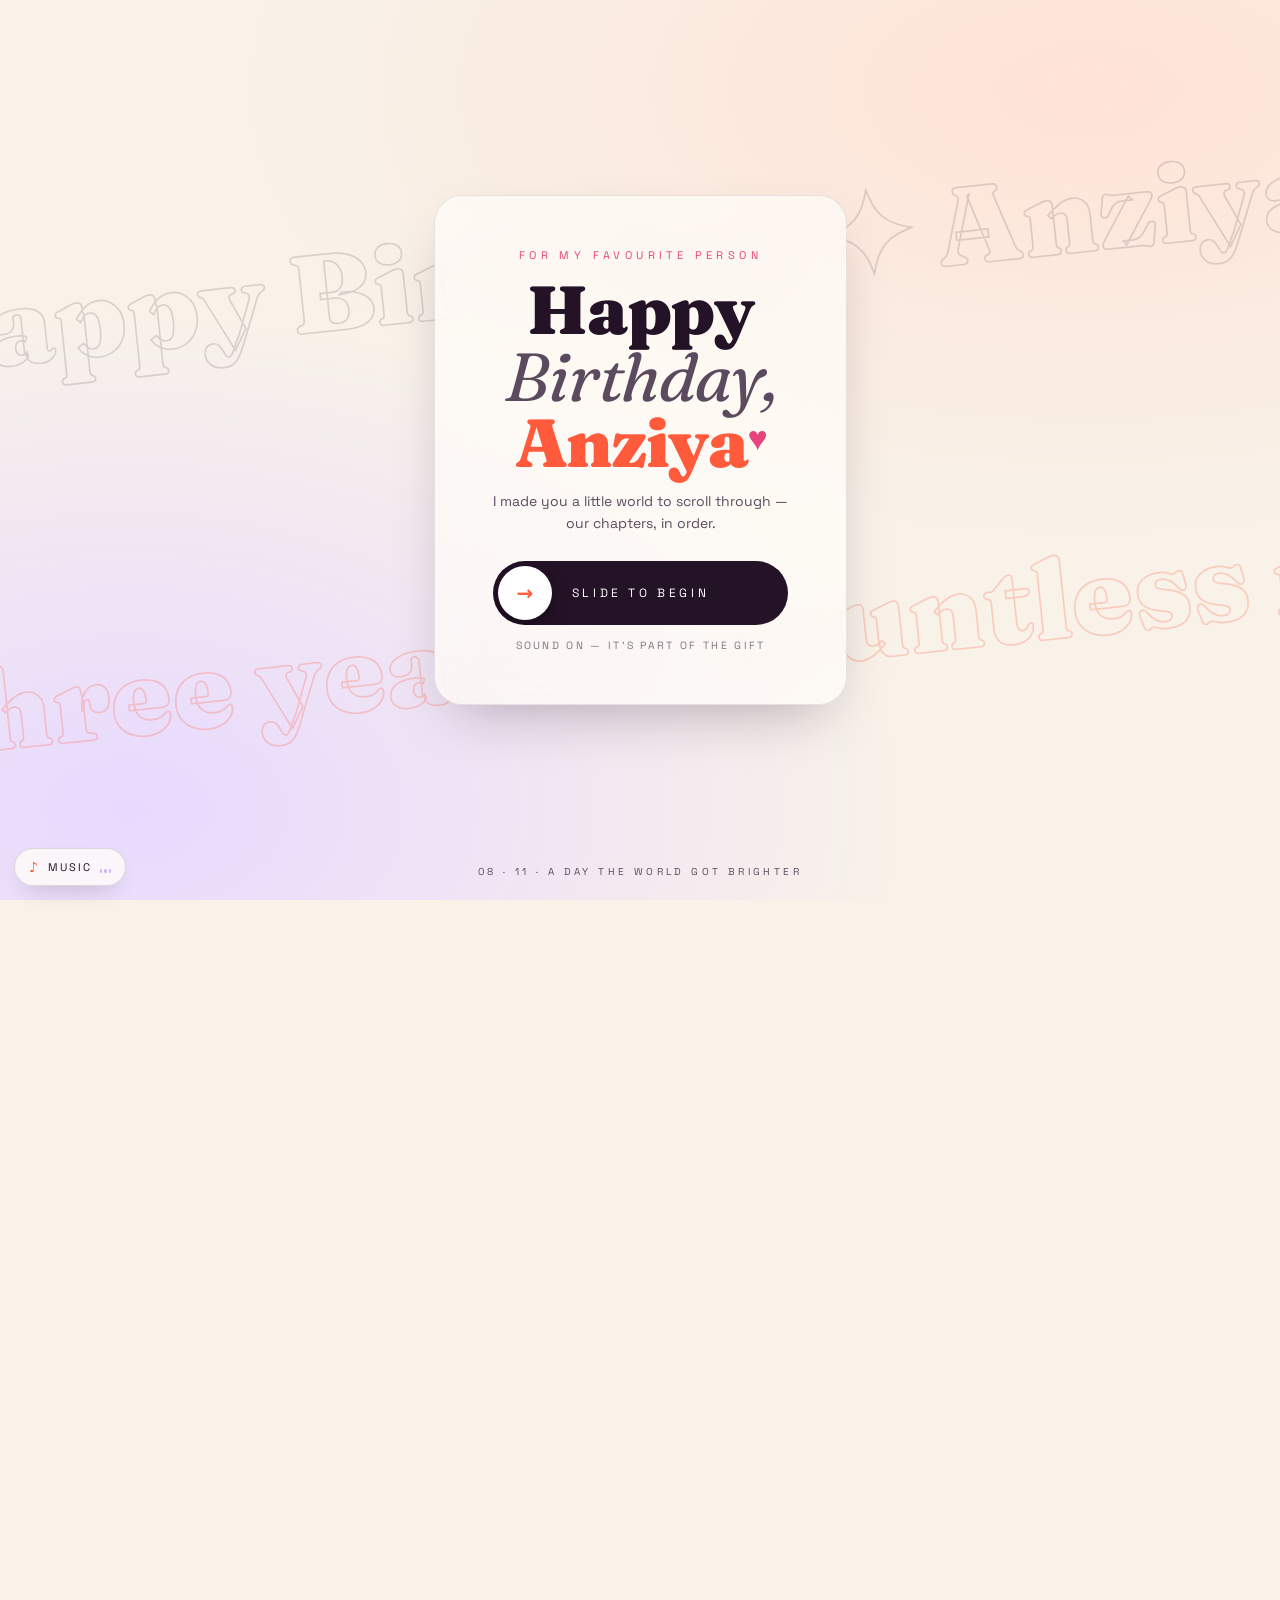
<file: index.html>
<!DOCTYPE html>
<html lang="en">
<head>
<meta charset="UTF-8">
<meta name="viewport" content="width=device-width, initial-scale=1, viewport-fit=cover">
<meta name="theme-color" content="#f8f2e9">
<title>Anziya — The Story of Us</title>
<link rel="stylesheet" href="css/fonts.css">
<link rel="stylesheet" href="css/style.css">
</head>
<body>

<!-- LOADER -->
<div id="loader" aria-hidden="true">
  <div class="ld-stack">
    <p class="ld-label">gathering our memories</p>
    <div class="ld-num"><span id="ldNum">0</span><i>%</i></div>
    <div class="ld-line"><span id="ldBar"></span></div>
  </div>
</div>

<!-- AURORA BACKGROUNDS (light chapters) -->
<div class="aurora" aria-hidden="true">
  <div class="blob b1"></div>
  <div class="blob b2"></div>
  <div class="blob b3"></div>
</div>

<!-- TOP SCROLL LINE -->
<div id="topline"><span></span></div>

<!-- SOUND PILL -->
<button id="musicBtn" class="sound-pill" aria-label="Toggle music" aria-pressed="false">
  <span class="sp-icon">♪</span>
  <span class="sp-txt">music</span>
  <span class="sp-eq"><i></i><i></i><i></i></span>
</button>

<!-- ===== GATE — SLIDE TO BEGIN ===== -->
<section id="gate" class="gate">
  <div class="gate-ticker" aria-hidden="true">
    <div class="tick-row">
      <span>Happy Birthday ✦ Anziya ✦ Nov 8 ✦ Our Story ✦ </span>
      <span>Happy Birthday ✦ Anziya ✦ Nov 8 ✦ Our Story ✦ </span>
    </div>
    <div class="tick-row rev">
      <span>three years ✦ countless memories ✦ still us ✦ </span>
      <span>three years ✦ countless memories ✦ still us ✦ </span>
    </div>
  </div>

  <div class="gate-card">
    <p class="gate-eyebrow">for my favourite person</p>
    <h1 class="gate-title">
      <span class="gt-l1">Happy</span>
      <span class="gt-l2">Birthday,</span>
      <span class="gt-l3">Anziya<i class="heart">♥</i></span>
    </h1>
    <p class="gate-sub">I made you a little world to scroll through —<br>our chapters, in order.</p>

    <div id="slider" class="slider" role="slider" tabindex="0" aria-label="Slide to begin" aria-valuemin="0" aria-valuemax="100" aria-valuenow="0">
      <div class="sl-fill" id="slFill"></div>
      <span class="sl-hint" id="slHint">slide to begin</span>
      <div class="sl-knob" id="slKnob"><span>→</span></div>
    </div>
    <p class="gate-note">sound on — it's part of the gift</p>
  </div>

  <p class="gate-foot">08 · 11 · a day the world got brighter</p>
  <div id="iris"></div>
</section>

<!-- ===== STORY (unlocks after slide) ===== -->
<main id="story">

  <!-- HERO -->
  <section id="hero" class="sec sec--hero">
    <div class="hero-badge"><span class="dot"></span>chapter zero · today</div>
    <h2 class="hero-name" aria-label="Anziya">
      <span class="ln" data-word="ANZIYA"></span>
    </h2>
    <p class="hero-tag">Almost three years of us — <em>and still my favourite story.</em></p>

    <figure class="polaroid p-left" data-float="1">
      <img src="assets/photos/photo05.jpg" alt="The mirror photo">
      <figcaption>the first meet ♥</figcaption>
    </figure>
    <figure class="polaroid p-right" data-float="-1">
      <img src="assets/photos/photo04.jpg" alt="Us being goofy">
      <figcaption>good chaos</figcaption>
    </figure>

    <div class="scroll-cue" aria-hidden="true">
      <span>scroll</span>
      <div class="cue-track"><i></i></div>
    </div>
  </section>

  <!-- DIAGONAL MARQUEE -->
  <div class="strip-marquee" aria-hidden="true">
    <div class="sm-row">
      <span>one meet ✦ one beginning ✦ one beautiful story ✦ one meet ✦ one beginning ✦ one beautiful story ✦</span>
      <span>one meet ✦ one beginning ✦ one beautiful story ✦ one meet ✦ one beginning ✦ one beautiful story ✦</span>
    </div>
  </div>

  <!-- CHAPTER 01 — THE FIRST MEET (pinned scrollytelling, THE mirror photo) -->
  <section id="firstMeet" class="sec sec--meet">
    <div class="meet-sticky">
      <div class="meet-media">
        <img src="assets/photos/photo05.jpg" alt="The mirror photo — where it all began">
        <div class="meet-frame"></div>
        <span class="meet-chip">the photo that started everything</span>
      </div>
      <div class="meet-copy">
        <p class="chap-tag">chapter 01 — the first meet</p>
        <div class="meet-lines">
          <p class="ml">It started with <em>one simple moment</em> —</p>
          <p class="ml">a mirror, a broken hand, and <em>you.</em></p>
          <p class="ml">Little did I know I was meeting <em>my favourite person.</em></p>
          <p class="ml">One meeting. One beginning.<br><em>One beautiful story.</em></p>
        </div>
      </div>
    </div>
  </section>

  <!-- CHAPTER 02 — MEMORIES (swipe strip, 3D tilt cards) -->
  <section id="memories" class="sec sec--memories">
    <header class="sec-head">
      <p class="chap-tag">chapter 02 — the scrapbook</p>
      <h2 class="sec-title"><em>Every chapter</em> with you<br>has been my favourite</h2>
      <p class="drag-hint">drag the cards <span>→</span></p>
    </header>
    <div class="strip" id="strip">
      <!-- cards injected by JS -->
    </div>
    <div class="strip-progress"><span id="stripBar"></span></div>
  </section>

  <!-- CHAPTER 03 — MOVING MEMORIES (dark stage) -->
  <section id="reel" class="sec sec--reel">
    <div class="reel-ticker" aria-hidden="true">
      <div class="rt-row"><span>moments that move ✦ moments that move ✦ moments that move ✦ </span><span>moments that move ✦ moments that move ✦ moments that move ✦ </span></div>
    </div>
    <header class="sec-head dark">
      <p class="chap-tag">chapter 03 — moving memories</p>
      <h2 class="sec-title">Some moments<br><em>refuse to sit still</em></h2>
    </header>

    <div class="player" id="player">
      <video id="bigVideo" src="assets/videos/memory01.mp4" muted loop playsinline poster="assets/photos/photo01.jpg"></video>
      <button class="play-btn" id="playBtn" aria-label="Play or pause"><span class="pb-icon">▶</span></button>
      <div class="pl-progress"><span id="plBar"></span></div>
      <span class="pl-label">tap to pause · tap to play</span>
    </div>

    <div class="reels" id="reels">
      <button class="reel" data-t="0"><img src="assets/photos/photo06.jpg" alt=""><span>01 · mall days</span></button>
      <button class="reel" data-t="4"><img src="assets/photos/photo07.jpg" alt=""><span>02 · mirror laughs</span></button>
      <button class="reel" data-t="8"><img src="assets/photos/photo09.jpg" alt=""><span>03 · same vibes</span></button>
    </div>
  </section>

  <!-- CHAPTER 04 — TIMELINE (horizontal, scroll-driven) -->
  <section id="timeline" class="sec sec--timeline">
    <div class="tl-pin">
      <header class="sec-head tl-head">
        <p class="chap-tag">chapter 04 — how we became us</p>
        <h2 class="sec-title">Our little <em>timeline</em></h2>
      </header>
      <div class="tl-viewport">
        <div class="tl-track" id="tlTrack">
          <div class="tl-line"><i id="tlFill"></i></div>
          <!-- milestones injected by JS -->
        </div>
      </div>
      <p class="tl-swipe-note">keep scrolling <span>→</span></p>
    </div>
  </section>

  <!-- CHAPTER 05 — THE LETTER (word-by-word fill) -->
  <section id="letter" class="sec sec--letter">
    <p class="chap-tag center">chapter 05 — the letter</p>
    <div class="letter-body" id="letterBody">
      <p>Almost three years ago, our story began — since then you've given me memories I'll never forget, moments I'll always treasure, and a love I never want to lose.</p>
      <p>Through every high and every low we found our way back to each other; we've changed, we've grown, but we're still <em>us.</em></p>
      <p>If I could go back, I would choose you all over again — <em>every single time.</em></p>
      <p class="letter-sign">Happy birthday, my love.</p>
    </div>
  </section>

  <!-- FINALE — MAKE A WISH -->
  <section id="finale" class="sec sec--finale">
    <canvas id="fwCanvas" aria-hidden="true"></canvas>

    <div class="fin-stage" id="finStage">
      <button id="wishBtn" class="wish-btn">
        <span class="wish-ring"></span>
        <span class="wish-ring r2"></span>
        <span class="wish-label">make a wish<br><i>✦</i></span>
      </button>
      <p class="fin-pre">one last thing is waiting for you…</p>
    </div>

    <div class="fin-reveal" id="finReveal" aria-hidden="true">
      <figure class="fin-photo">
        <img src="assets/photos/photo10.jpg" alt="Us">
      </figure>
      <div class="fin-credits">
        <p>Some moments pass, but they never really leave us.</p>
        <p>Almost three years down — <em>and I still want a lifetime to go.</em></p>
        <p>I don't know what the future holds, but I know who I want in it.</p>
        <h3 class="fin-bday">Happy Birthday,<br>Anziya <i>♥</i></h3>
        <p class="fin-date">nov 8 · three years in · forever to go</p>
        <button id="replayBtn" class="btn-again">run it back ↺</button>
      </div>
    </div>
  </section>

  <footer class="foot">
    <span>made for Anziya · nov 8</span>
    <span class="foot-h">with all my heart ♥</span>
  </footer>
</main>

<!-- LIBS (vendored) -->
<script src="js/vendor/gsap.min.js"></script>
<script src="js/vendor/ScrollTrigger.min.js"></script>
<script src="js/vendor/lenis.min.js"></script>

<script src="js/config.js"></script>
<script src="js/fx.js"></script>
<script src="js/script.js"></script>
</body>
</html>
</file>
<file: css/fonts.css>
/* Local fonts — Fraunces + Space Grotesk, zero external requests */
@font-face{
  font-family:'Fraunces';font-style:normal;font-weight:400;font-display:swap;
  src:url('fonts/fraunces-latin-400-normal.woff2') format('woff2');
}
@font-face{
  font-family:'Fraunces';font-style:normal;font-weight:600;font-display:swap;
  src:url('fonts/fraunces-latin-600-normal.woff2') format('woff2');
}
@font-face{
  font-family:'Fraunces';font-style:normal;font-weight:900;font-display:swap;
  src:url('fonts/fraunces-latin-900-normal.woff2') format('woff2');
}
@font-face{
  font-family:'Fraunces';font-style:italic;font-weight:400;font-display:swap;
  src:url('fonts/fraunces-latin-400-italic.woff2') format('woff2');
}
@font-face{
  font-family:'Fraunces';font-style:italic;font-weight:600;font-display:swap;
  src:url('fonts/fraunces-latin-600-italic.woff2') format('woff2');
}
@font-face{
  font-family:'Space Grotesk';font-style:normal;font-weight:400;font-display:swap;
  src:url('fonts/space-grotesk-latin-400-normal.woff2') format('woff2');
}
@font-face{
  font-family:'Space Grotesk';font-style:normal;font-weight:500;font-display:swap;
  src:url('fonts/space-grotesk-latin-500-normal.woff2') format('woff2');
}
@font-face{
  font-family:'Space Grotesk';font-style:normal;font-weight:700;font-display:swap;
  src:url('fonts/space-grotesk-latin-700-normal.woff2') format('woff2');
}
</file>
<file: css/style.css>
/* ============================================================
   ANZIYA — THE STORY OF US
   Editorial light theme · aurora mesh · coral + plum + violet
   Fraunces (display) + Space Grotesk (UI)
   ============================================================ */
:root{
  --paper:#f8f2e9;
  --paper-2:#fffdf8;
  --ink:#241226;
  --ink-soft:#5c4a5e;
  --coral:#ff5a3c;
  --rose:#e6447c;
  --violet:#7c3aed;
  --peach:#ffb48a;
  --blush:#ffd9de;
  --stage:#180b1f;
  --stage-2:#241230;
  --line:rgba(36,18,38,.14);
  --shadow:0 24px 60px -24px rgba(36,18,38,.35);
  --r:22px;
}
*{margin:0;padding:0;box-sizing:border-box}
html{-webkit-text-size-adjust:100%}
body{
  background:var(--paper);
  color:var(--ink);
  font-family:'Space Grotesk',system-ui,sans-serif;
  overflow-x:hidden;
  -webkit-font-smoothing:antialiased;
}
body.locked{overflow:hidden;height:100dvh}
img{max-width:100%;display:block}
button{font-family:inherit;cursor:pointer;border:none;background:none;color:inherit}
::selection{background:var(--coral);color:#fff}
::-webkit-scrollbar{width:6px;height:6px}
::-webkit-scrollbar-thumb{background:var(--coral);border-radius:999px}

/* ---------------- LOADER ---------------- */
#loader{
  position:fixed;inset:0;z-index:900;
  background:var(--paper);
  display:grid;place-items:center;
  transition:opacity .7s ease, visibility .7s;
}
#loader.out{opacity:0;visibility:hidden;pointer-events:none}
.ld-stack{text-align:center}
.ld-label{
  font-size:11px;letter-spacing:.34em;text-transform:uppercase;color:var(--ink-soft);
}
.ld-num{
  font-family:'Fraunces',serif;font-weight:900;
  font-size:clamp(72px,18vw,150px);line-height:1;color:var(--ink);
  font-variation-settings:'SOFT' 60,'WONK' 1;
  margin:6px 0 14px;
}
.ld-num i{font-style:normal;font-size:.35em;color:var(--coral);vertical-align:super}
.ld-line{width:min(300px,70vw);height:2px;background:rgba(36,18,38,.1);margin:0 auto;overflow:hidden;border-radius:9px}
.ld-line span{display:block;height:100%;width:0%;background:linear-gradient(90deg,var(--coral),var(--violet))}

/* ---------------- AURORA MESH ---------------- */
.aurora{position:fixed;inset:0;z-index:0;pointer-events:none;overflow:hidden}
.blob{position:absolute;border-radius:50%;filter:blur(70px);opacity:.55;mix-blend-mode:multiply;will-change:transform}
.b1{width:56vw;height:56vw;background:radial-gradient(circle at 30% 30%,var(--blush),transparent 70%);top:-14vw;right:-10vw;animation:drift1 17s ease-in-out infinite alternate}
.b2{width:50vw;height:50vw;background:radial-gradient(circle,#e5d4ff,transparent 70%);bottom:-12vw;left:-12vw;animation:drift2 21s ease-in-out infinite alternate}
.b3{width:38vw;height:38vw;background:radial-gradient(circle,#ffd9c2,transparent 70%);top:40%;left:44%;opacity:.4;animation:drift3 15s ease-in-out infinite alternate}
@keyframes drift1{to{transform:translate(-8vw,6vh) scale(1.12)}}
@keyframes drift2{to{transform:translate(7vw,-5vh) scale(1.18)}}
@keyframes drift3{to{transform:translate(-5vw,8vh) scale(.9)}}

/* top progress */
#topline{position:fixed;top:0;left:0;right:0;height:3px;z-index:800;background:transparent}
#topline span{display:block;height:100%;width:0%;background:linear-gradient(90deg,var(--coral),var(--rose),var(--violet))}

/* ---------------- SOUND PILL ---------------- */
.sound-pill{
  position:fixed;left:14px;bottom:14px;z-index:820;
  display:flex;align-items:center;gap:8px;
  padding:9px 14px;border-radius:999px;
  background:rgba(255,253,248,.8);backdrop-filter:blur(14px);-webkit-backdrop-filter:blur(14px);
  border:1px solid var(--line);
  box-shadow:0 10px 24px -12px rgba(36,18,38,.3);
  font-size:11px;letter-spacing:.18em;text-transform:uppercase;color:var(--ink);
  transition:transform .2s;
}
.sound-pill:hover{transform:translateY(-2px)}
.sp-icon{color:var(--coral);font-size:14px}
.sp-eq{display:flex;gap:2px;align-items:flex-end;height:11px}
.sp-eq i{width:2.5px;height:4px;border-radius:3px;background:var(--violet);transition:height .3s}
.sound-pill.on .sp-eq i{animation:eq .9s ease-in-out infinite}
.sound-pill.on .sp-eq i:nth-child(2){animation-delay:.15s}
.sound-pill.on .sp-eq i:nth-child(3){animation-delay:.3s}
.sound-pill:not(.on) .sp-eq{opacity:.35}
@keyframes eq{0%,100%{height:4px}50%{height:11px}}

/* ---------------- GATE ---------------- */
.gate{
  position:fixed;inset:0;z-index:600;
  display:grid;place-items:center;
  background:
    radial-gradient(120% 90% at 85% 10%, #ffe3d6 0%, transparent 55%),
    radial-gradient(110% 100% at 10% 90%, #e8d9ff 0%, transparent 55%),
    var(--paper);
  overflow:hidden;
  transition:opacity .5s ease .35s, visibility .5s ease .35s;
}
.gate.gone{opacity:0;visibility:hidden;pointer-events:none}
.gate-ticker{position:absolute;inset:0;display:flex;flex-direction:column;justify-content:space-evenly;transform:rotate(-6deg) scale(1.15);pointer-events:none;opacity:.9}
.tick-row{display:flex;white-space:nowrap;font-family:'Fraunces',serif;font-weight:900;font-size:clamp(46px,9vw,96px);line-height:1;color:transparent;-webkit-text-stroke:1.5px rgba(36,18,38,.16)}
.tick-row span{padding-right:.5em;animation:tick 26s linear infinite}
.tick-row.rev span{animation:tick 32s linear infinite reverse;-webkit-text-stroke-color:rgba(255,90,60,.28)}
@keyframes tick{to{transform:translateX(-100%)}}

.gate-card{
  position:relative;z-index:3;text-align:center;
  background:rgba(255,253,248,.72);
  backdrop-filter:blur(18px);-webkit-backdrop-filter:blur(18px);
  border:1px solid rgba(36,18,38,.1);
  border-radius:28px;
  padding:clamp(28px,6vw,52px) clamp(22px,6vw,58px);
  box-shadow:var(--shadow);
  max-width:min(560px,92vw);
}
.gate-eyebrow{font-size:11px;letter-spacing:.4em;text-transform:uppercase;color:var(--rose);margin-bottom:14px}
.gate-title{font-family:'Fraunces',serif;font-weight:900;font-size:clamp(40px,9.5vw,68px);line-height:.98;letter-spacing:-.02em}
.gate-title span{display:block}
.gt-l2{font-weight:400;font-style:italic;color:var(--ink-soft)}
.gt-l3{color:var(--coral)}
.heart{display:inline-block;font-style:normal;font-size:.5em;vertical-align:.5em;color:var(--rose);animation:beat 1.3s ease-in-out infinite;transform-origin:center}
@keyframes beat{0%,100%{transform:scale(1)}12%{transform:scale(1.25)}24%{transform:scale(1)}36%{transform:scale(1.18)}}
.gate-sub{margin-top:14px;font-size:14px;line-height:1.6;color:var(--ink-soft)}

/* slider */
.slider{
  position:relative;margin:26px auto 0;height:64px;width:100%;
  background:var(--ink);
  border-radius:999px;overflow:hidden;
  touch-action:none;user-select:none;-webkit-user-select:none;
  cursor:grab;
}
.slider:active{cursor:grabbing}
.sl-fill{position:absolute;inset:0;width:0%;background:linear-gradient(90deg,var(--coral),var(--rose));opacity:.95}
.sl-hint{
  position:absolute;inset:0;display:grid;place-items:center;
  color:#fff;font-size:12px;letter-spacing:.3em;text-transform:uppercase;
  pointer-events:none;transition:opacity .2s;
}
.sl-knob{
  position:absolute;top:5px;left:5px;width:54px;height:54px;border-radius:50%;
  background:#fff;display:grid;place-items:center;
  box-shadow:0 6px 18px rgba(0,0,0,.35);
  color:var(--coral);font-size:20px;font-weight:700;
  will-change:transform;
}
.slider.done .sl-knob span{transform:rotate(0)}
.gate-note{margin-top:14px;font-size:10.5px;letter-spacing:.22em;text-transform:uppercase;color:var(--ink-soft);opacity:.75}
.gate-foot{
  position:absolute;bottom:22px;left:0;right:0;text-align:center;
  font-size:10px;letter-spacing:.34em;text-transform:uppercase;color:var(--ink-soft);z-index:3;
}
/* iris wipe */
#iris{
  position:absolute;inset:0;background:var(--paper);z-index:5;
  clip-path:circle(0% at 50% 50%);
  pointer-events:none;
}
#iris.cover{clip-path:circle(150% at 50% 50%);transition:none}

/* ---------------- STORY SHELL ---------------- */
#story{position:relative;z-index:2;opacity:0;pointer-events:none;transform:translateY(14px);transition:opacity .7s ease,transform .7s ease}
#story.unlocked{opacity:1;pointer-events:auto;transform:none}
.sec{position:relative;padding:clamp(64px,10vw,110px) clamp(18px,5vw,48px)}
.chap-tag{
  font-size:11px;letter-spacing:.34em;text-transform:uppercase;color:var(--rose);
  display:flex;align-items:center;gap:10px;
}
.chap-tag::before{content:"";width:26px;height:2px;background:var(--coral);border-radius:2px}
.chap-tag.center{justify-content:center}
.sec-head{max-width:860px;margin:0 auto}
.sec-title{
  font-family:'Fraunces',serif;font-weight:900;
  font-size:clamp(34px,7vw,58px);line-height:1.02;letter-spacing:-.02em;
  margin-top:14px;
}
.sec-title em{font-style:italic;font-weight:400;color:var(--coral)}

/* ---------------- HERO ---------------- */
.sec--hero{
  min-height:92svh;display:flex;flex-direction:column;align-items:center;justify-content:center;
  text-align:center;overflow:hidden;
}
.hero-badge{
  display:inline-flex;align-items:center;gap:8px;
  font-size:11px;letter-spacing:.3em;text-transform:uppercase;color:var(--ink-soft);
  background:rgba(255,253,248,.7);border:1px solid var(--line);
  padding:8px 16px;border-radius:999px;backdrop-filter:blur(10px);
}
.hero-badge .dot{width:7px;height:7px;border-radius:50%;background:var(--coral);animation:pulse 1.6s ease infinite}
@keyframes pulse{50%{transform:scale(1.5);opacity:.6}}
.hero-name{
  margin:22px 0 0;
  font-family:'Fraunces',serif;font-weight:900;
  font-size:clamp(64px,17vw,190px);
  line-height:.9;letter-spacing:-.03em;
  display:flex;justify-content:center;
  perspective:700px;
}
.hero-name .ch{
  display:inline-block;transform-style:preserve-3d;
  background:linear-gradient(175deg,var(--ink) 55%,var(--coral) 130%);
  -webkit-background-clip:text;background-clip:text;color:transparent;
  will-change:transform;
}
.hero-name .ln{display:flex;overflow:hidden;padding:.06em .02em;perspective:700px}
.hero-tag{
  margin-top:18px;font-size:clamp(15px,2.6vw,19px);color:var(--ink-soft);
}
.hero-tag em{font-family:'Fraunces',serif;font-style:italic;color:var(--ink)}

/* floating polaroids */
.polaroid{
  position:absolute;background:var(--paper-2);
  padding:10px 10px 34px;border-radius:6px;
  box-shadow:var(--shadow);border:1px solid rgba(36,18,38,.08);
  width:clamp(120px,17vw,190px);
  z-index:1;
}
.polaroid img{border-radius:3px;aspect-ratio:3/4;object-fit:cover}
.polaroid figcaption{
  position:absolute;bottom:9px;left:0;right:0;text-align:center;
  font-family:'Fraunces',serif;font-style:italic;font-size:13px;color:var(--ink-soft);
}
.p-left{left:clamp(6px,6vw,90px);top:18%;transform:rotate(-7deg)}
.p-right{right:clamp(6px,6vw,90px);bottom:15%;transform:rotate(6deg)}
@media(max-width:760px){.polaroid{opacity:.5;width:110px}.p-left{top:6%}.p-right{bottom:7%}}

.scroll-cue{margin-top:44px;display:flex;flex-direction:column;align-items:center;gap:10px;font-size:10px;letter-spacing:.34em;text-transform:uppercase;color:var(--ink-soft)}
.cue-track{width:1.5px;height:52px;background:rgba(36,18,38,.15);position:relative;overflow:hidden;border-radius:3px}
.cue-track i{position:absolute;top:-40%;left:0;width:100%;height:40%;background:var(--coral);animation:cue 1.5s ease-in-out infinite}
@keyframes cue{to{top:110%}}

/* diagonal marquee band */
.strip-marquee{
  background:var(--ink);color:var(--paper);
  transform:rotate(-2deg) scale(1.04);
  padding:14px 0;overflow:hidden;white-space:nowrap;
  margin:10px -6vw;position:relative;z-index:3;
}
.sm-row{display:flex}
.sm-row span{
  font-family:'Fraunces',serif;font-style:italic;font-size:clamp(16px,2.6vw,22px);
  padding-right:.6em;animation:tick 30s linear infinite;
}

/* ---------------- FIRST MEET (pinned) ---------------- */
.sec--meet{
  padding-top:0;padding-bottom:0;
  background:linear-gradient(180deg,var(--paper) 0%,#ffe9df 45%,#f3e8ff 100%);
  height:320vh; /* scroll runway for the sticky scene */
}
.meet-sticky{
  position:sticky;top:0;height:100vh;height:100svh;
  display:grid;align-items:center;gap:clamp(24px,4vw,56px);
  grid-template-columns:1fr;max-width:1100px;margin:0 auto;padding:clamp(30px,6svh,52px) 0;
}
@media(min-width:880px){.meet-sticky{grid-template-columns:1.05fr .95fr}}
.meet-media{
  position:relative;border-radius:var(--r);overflow:hidden;
  box-shadow:var(--shadow);will-change:transform,filter;
}
.meet-media img{width:100%;aspect-ratio:4/5;object-fit:cover;object-position:center 30%}
.meet-frame{position:absolute;inset:12px;border:1.5px solid rgba(255,255,255,.75);border-radius:14px;pointer-events:none}
.meet-chip{
  position:absolute;left:14px;bottom:14px;
  background:var(--paper-2);border-radius:999px;padding:8px 14px;
  font-size:10.5px;letter-spacing:.16em;text-transform:uppercase;color:var(--ink);
  box-shadow:0 8px 20px -8px rgba(0,0,0,.4);
}
.meet-chip::before{content:"♥ ";color:var(--rose)}
.meet-copy .chap-tag{margin-bottom:18px}
.meet-lines{display:flex;flex-direction:column;gap:clamp(16px,3vh,26px)}
.ml{
  font-family:'Fraunces',serif;font-weight:400;
  font-size:clamp(21px,3.6vw,31px);line-height:1.3;color:var(--ink);
  opacity:.14;transform:translateY(8px);
}
.ml em{font-style:italic;color:var(--coral)}

/* meet scene responsive overrides — MUST stay after the base rules above */
@media(min-width:880px){
  /* never let the photo exceed the viewport on short laptops */
  .meet-media{max-height:76vh;max-height:76svh}
  .meet-media img{max-height:76vh;max-height:76svh}
}
@media(max-width:879px){
  .meet-sticky{grid-template-rows:auto 1fr;gap:18px;padding:20px 0 28px;align-content:center}
  .meet-media{max-height:42vh;max-height:42svh;justify-self:center;width:100%;max-width:430px}
  .meet-media img{aspect-ratio:16/11;max-height:42vh;max-height:42svh}
  .ml{font-size:clamp(18px,4.8vw,24px)}
  .meet-lines{gap:12px}
}
/* short phones (SE-class) — keep the whole scene inside the viewport */
@media(max-width:879px) and (max-height:730px){
  .meet-sticky{gap:13px;padding:14px 0 20px}
  .meet-media{max-height:34vh;max-height:34svh}
  .meet-media img{max-height:34vh;max-height:34svh}
  .ml{font-size:clamp(15.5px,4.3vw,18px)}
  .meet-lines{gap:8px}
  .meet-copy .chap-tag{margin-bottom:10px}
  .meet-chip{padding:6px 11px;font-size:9.5px;bottom:10px;left:10px}
}

/* ---------------- MEMORIES STRIP ---------------- */
.sec--memories{background:var(--paper);overflow:hidden}
.sec--memories .sec-head{position:relative}
.drag-hint{
  margin-top:12px;font-size:11px;letter-spacing:.26em;text-transform:uppercase;color:var(--ink-soft);
  display:flex;align-items:center;gap:8px;
}
.drag-hint span{animation:slideRight 1.3s ease infinite;display:inline-block;color:var(--coral);font-size:16px}
@keyframes slideRight{50%{transform:translateX(8px)}}
.strip{
  margin-top:38px;
  /* full-bleed so cards line up exactly with the section heading */
  margin-inline:calc(-1 * clamp(18px,5vw,48px));
  display:flex;gap:clamp(16px,3vw,28px);
  overflow-x:auto;overflow-y:visible;
  scroll-snap-type:x mandatory;
  padding:34px max(calc((100vw - 860px)/2), clamp(18px,5vw,48px)) 44px;
  scrollbar-width:none;cursor:grab;
  perspective:1400px;
}
.strip::-webkit-scrollbar{display:none}
.strip.dragging{cursor:grabbing;scroll-snap-type:none}
.mcard{
  flex:0 0 min(320px,78vw);
  scroll-snap-align:center;
  background:var(--paper-2);
  border:1px solid rgba(36,18,38,.09);
  border-radius:var(--r);
  padding:14px 14px 20px;
  box-shadow:0 20px 44px -22px rgba(36,18,38,.4);
  transform-style:preserve-3d;
  transition:box-shadow .3s;
  position:relative;
  will-change:transform;
}
.mcard:hover{box-shadow:0 30px 60px -24px rgba(36,18,38,.5)}
.mc-media{position:relative;border-radius:14px;overflow:hidden}
.mc-media img{width:100%;aspect-ratio:4/5;object-fit:cover;transition:transform .7s ease}
.mcard:hover .mc-media img{transform:scale(1.05)}
.mc-num{
  position:absolute;top:10px;left:10px;z-index:2;
  font-family:'Fraunces',serif;font-weight:900;font-size:34px;line-height:1;
  color:#fff;-webkit-text-stroke:1.5px rgba(24,11,31,.65);
  text-shadow:0 4px 14px rgba(0,0,0,.35);
}
.mc-tag{
  position:absolute;top:14px;right:12px;z-index:2;
  font-size:9.5px;letter-spacing:.2em;text-transform:uppercase;
  background:rgba(24,11,31,.72);color:#ffd9de;padding:5px 9px;border-radius:999px;
  backdrop-filter:blur(6px);
}
.mcard h3{
  font-family:'Fraunces',serif;font-weight:600;font-size:22px;margin:16px 4px 6px;
}
.mcard p{font-size:13.5px;line-height:1.6;color:var(--ink-soft);margin:0 4px}
.mcard .mc-accent{height:4px;width:44px;border-radius:4px;background:var(--coral);margin:14px 4px 0}
.mcard:nth-child(3n+2) .mc-accent{background:var(--violet)}
.mcard:nth-child(3n) .mc-accent{background:var(--rose)}
.mcard.wide{flex-basis:min(430px,84vw)}
.strip-progress{max-width:860px;margin:0 auto;height:3px;background:rgba(36,18,38,.1);border-radius:9px;overflow:hidden}
.strip-progress span{display:block;height:100%;width:8%;background:linear-gradient(90deg,var(--coral),var(--violet));border-radius:9px;transition:width .15s}

/* ---------------- REEL (dark stage) ---------------- */
.sec--reel{
  background:radial-gradient(90% 70% at 50% 0%, var(--stage-2) 0%, var(--stage) 60%);
  color:#f4ecf5;overflow:hidden;
}
.reel-ticker{position:absolute;top:26px;left:0;right:0;overflow:hidden;white-space:nowrap;opacity:.35;pointer-events:none}
.rt-row{display:flex}
.rt-row span{
  font-family:'Fraunces',serif;font-weight:900;font-size:clamp(40px,7vw,72px);
  color:transparent;-webkit-text-stroke:1px rgba(255,217,222,.5);
  animation:tick 24s linear infinite;
}
.sec-head.dark{position:relative;z-index:2;text-align:center}
.sec-head.dark .chap-tag{justify-content:center;color:var(--peach)}
.sec-head.dark .sec-title{color:#fff}
.sec-head.dark .sec-title em{color:var(--peach)}
.player{
  position:relative;max-width:940px;margin:44px auto 0;
  border-radius:26px;overflow:hidden;
  box-shadow:0 40px 90px -30px rgba(0,0,0,.75);
  background:#000;aspect-ratio:16/9;
  border:1px solid rgba(255,255,255,.12);
}
.player video{width:100%;height:100%;object-fit:cover}
.play-btn{
  position:absolute;inset:0;margin:auto;width:78px;height:78px;border-radius:50%;
  background:rgba(255,253,248,.92);color:var(--stage);
  display:grid;place-items:center;font-size:22px;
  box-shadow:0 14px 40px rgba(0,0,0,.5);
  transition:transform .25s ease, opacity .3s;
}
.play-btn:hover{transform:scale(1.08)}
.play-btn.hide{opacity:0;pointer-events:none;transform:scale(.7)}
.pl-progress{position:absolute;left:0;right:0;bottom:0;height:4px;background:rgba(255,255,255,.18)}
.pl-progress span{display:block;height:100%;width:0%;background:linear-gradient(90deg,var(--coral),var(--peach))}
.pl-label{
  position:absolute;top:14px;right:14px;font-size:9.5px;letter-spacing:.2em;text-transform:uppercase;
  background:rgba(0,0,0,.5);padding:6px 10px;border-radius:999px;color:#fff;backdrop-filter:blur(6px);
}
.reels{
  max-width:940px;margin:22px auto 0;display:grid;grid-template-columns:repeat(3,1fr);gap:14px;
}
.reel{
  position:relative;border-radius:16px;overflow:hidden;border:1.5px solid transparent;
  transition:border-color .25s, transform .25s;background:#000;padding:0;
}
.reel img{width:100%;aspect-ratio:16/10;object-fit:cover;opacity:.8;transition:opacity .25s, transform .5s}
.reel:hover img{opacity:1;transform:scale(1.05)}
.reel span{
  position:absolute;left:8px;bottom:8px;font-size:10px;letter-spacing:.14em;text-transform:uppercase;
  background:rgba(24,11,31,.75);color:#fff;padding:5px 9px;border-radius:999px;
  white-space:nowrap;
}
.reel.active{border-color:var(--coral)}
.reel.active span{background:var(--coral)}
@media(max-width:560px){
  .reel span{font-size:8.5px;letter-spacing:.08em;padding:4px 7px;left:6px;bottom:6px}
}

/* ---------------- TIMELINE (horizontal pin) ---------------- */
.sec--timeline{
  padding:0;
  /* gutter so the first card / line / note align with the section heading */
  --tlG:max(calc((100vw - 860px) / 2 - clamp(18px,5vw,48px)), 0px);
  background:linear-gradient(180deg,#f3e8ff 0%, var(--paper) 30%);
}
.tl-pin{min-height:100svh;display:flex;flex-direction:column;justify-content:center;padding:60px clamp(18px,5vw,48px);overflow:hidden}
.tl-head{margin-bottom:10px}
.tl-viewport{overflow:hidden;width:100%}
.tl-track{
  display:flex;gap:clamp(26px,5vw,64px);align-items:flex-start;
  padding:70px var(--tlG) 40px;position:relative;width:max-content;
}
.tl-line{
  position:absolute;left:var(--tlG);right:var(--tlG);top:58px;height:3px;
  background:rgba(36,18,38,.12);border-radius:9px;
}
.tl-line i{display:block;height:100%;width:0%;background:linear-gradient(90deg,var(--coral),var(--rose),var(--violet));border-radius:9px;box-shadow:0 0 14px rgba(255,90,60,.5)}
.tl-item{width:min(300px,74vw);position:relative;padding-top:34px;flex:0 0 auto}
.tl-item .tdot{
  position:absolute;top:-19px;left:0;width:18px;height:18px;border-radius:50%;
  background:var(--paper-2);border:4px solid var(--coral);
  box-shadow:0 0 0 6px rgba(255,90,60,.16);
}
.tl-item:nth-child(3n+1) .tdot{border-color:var(--violet);box-shadow:0 0 0 6px rgba(124,58,237,.14)}
.tl-item:nth-child(3n+2) .tdot{border-color:var(--rose);box-shadow:0 0 0 6px rgba(230,68,124,.14)}
.tl-date{font-size:10.5px;letter-spacing:.28em;text-transform:uppercase;color:var(--rose)}
.tl-card{
  margin-top:10px;background:var(--paper-2);border:1px solid rgba(36,18,38,.09);
  border-radius:18px;padding:18px;box-shadow:0 18px 40px -22px rgba(36,18,38,.4);
}
.tl-card h4{font-family:'Fraunces',serif;font-weight:600;font-size:21px;margin-bottom:7px}
.tl-card p{font-size:13.5px;line-height:1.62;color:var(--ink-soft)}
.tl-swipe-note{font-size:11px;letter-spacing:.3em;text-transform:uppercase;color:var(--ink-soft);display:flex;gap:8px;align-items:center;padding-left:var(--tlG)}
.tl-swipe-note span{color:var(--coral);font-size:16px;animation:slideRight 1.3s ease infinite;display:inline-block}

/* ---------------- LETTER (word fill) ---------------- */
.sec--letter{
  padding-top:clamp(84px,14vw,150px);
  padding-bottom:clamp(84px,14vw,150px);
  background:
    radial-gradient(80% 60% at 80% 10%, #ffe3d6 0%, transparent 60%),
    radial-gradient(70% 60% at 15% 90%, #efe0ff 0%, transparent 60%),
    var(--paper);
}
.letter-body{max-width:820px;margin:40px auto 0;display:flex;flex-direction:column;gap:clamp(30px,6vh,52px)}
.letter-body p{
  font-family:'Fraunces',serif;font-weight:400;
  font-size:clamp(23px,4.4vw,38px);line-height:1.42;letter-spacing:-.01em;
}
.letter-body p em{font-style:italic}
.letter-body .w{color:rgba(36,18,38,.16)}
.letter-sign{
  text-align:right;font-style:italic;
  font-size:clamp(24px,4.6vw,40px)!important;
}

/* ---------------- FINALE ---------------- */
.sec--finale{
  min-height:100svh;background:radial-gradient(100% 80% at 50% 0%, var(--stage-2) 0%, var(--stage) 55%, #120818 100%);
  color:#f4ecf5;display:grid;place-items:center;overflow:hidden;padding-top:80px;padding-bottom:80px;
}
#fwCanvas{position:absolute;inset:0;width:100%;height:100%;pointer-events:none;z-index:1}
.fin-stage{position:relative;z-index:2;text-align:center;display:grid;place-items:center;gap:26px}
.wish-btn{
  position:relative;width:min(230px,58vw);aspect-ratio:1;border-radius:50%;
  background:radial-gradient(circle at 32% 28%, #ff8a6e 0%, var(--coral) 45%, var(--rose) 100%);
  color:#fff;display:grid;place-items:center;
  box-shadow:0 30px 80px -20px rgba(255,90,60,.55), inset 0 -14px 34px rgba(0,0,0,.22);
  transition:transform .25s ease;
}
.wish-btn:hover{transform:scale(1.05)}
.wish-btn:active{transform:scale(.97)}
.wish-label{
  font-family:'Fraunces',serif;font-weight:600;font-size:clamp(22px,4.4vw,28px);line-height:1.25;
  text-transform:lowercase;position:relative;z-index:2;
}
.wish-label i{font-style:normal;display:block;font-size:1.1em;animation:beat 1.4s ease infinite}
.wish-ring{
  position:absolute;inset:-6px;border-radius:50%;border:1.5px solid rgba(255,138,110,.65);
  animation:ring 2.2s ease-out infinite;
}
.wish-ring.r2{animation-delay:1.1s}
@keyframes ring{0%{transform:scale(1);opacity:.9}100%{transform:scale(1.55);opacity:0}}
.fin-pre{font-size:11px;letter-spacing:.3em;text-transform:uppercase;color:rgba(244,236,245,.6)}

.fin-reveal{position:relative;z-index:2;text-align:center;display:none;max-width:760px;width:100%}
.fin-reveal.show{display:block}
.fin-photo{
  width:min(300px,72vw);margin:0 auto 30px;
  border-radius:20px;overflow:hidden;
  border:1.5px solid rgba(255,255,255,.2);
  box-shadow:0 40px 90px -30px rgba(0,0,0,.8);
  transform:rotate(-3deg);
  opacity:0;
}
.fin-photo img{aspect-ratio:4/3;object-fit:cover;width:100%}
.fin-credits p{
  font-family:'Fraunces',serif;font-size:clamp(17px,3vw,22px);line-height:1.55;color:rgba(244,236,245,.92);
  margin:14px 0;opacity:0;transform:translateY(12px);
}
.fin-credits p em{font-style:italic;color:var(--peach)}
.fin-bday{
  font-family:'Fraunces',serif;font-weight:900;font-size:clamp(40px,9vw,74px);line-height:1;
  margin:26px 0 8px;color:#fff;opacity:0;transform:translateY(16px);
}
.fin-bday i{font-style:normal;color:var(--rose);animation:beat 1.3s ease infinite;display:inline-block}
.fin-date{font-family:'Space Grotesk',sans-serif!important;font-size:10.5px!important;letter-spacing:.34em;text-transform:uppercase;color:rgba(244,236,245,.55)!important}
.btn-again{
  margin-top:24px;padding:13px 26px;border-radius:999px;
  background:transparent;border:1.5px solid rgba(255,255,255,.35);color:#fff;
  font-size:12px;letter-spacing:.2em;text-transform:uppercase;
  transition:background .25s, color .25s, transform .2s;
  opacity:0;
}
.btn-again:hover{background:#fff;color:var(--stage);transform:translateY(-2px)}

/* ---------------- FOOT ---------------- */
.foot{
  background:var(--stage);color:rgba(244,236,245,.55);
  display:flex;justify-content:space-between;gap:14px;flex-wrap:wrap;
  padding:22px clamp(18px,5vw,48px);
  font-size:10.5px;letter-spacing:.24em;text-transform:uppercase;
  border-top:1px solid rgba(255,255,255,.08);
}
.foot-h{color:var(--peach)}

/* reduced motion */
@media(prefers-reduced-motion:reduce){
  *,*::before,*::after{animation-duration:.01ms!important;animation-iteration-count:1!important;transition-duration:.01ms!important}
}
</file>
